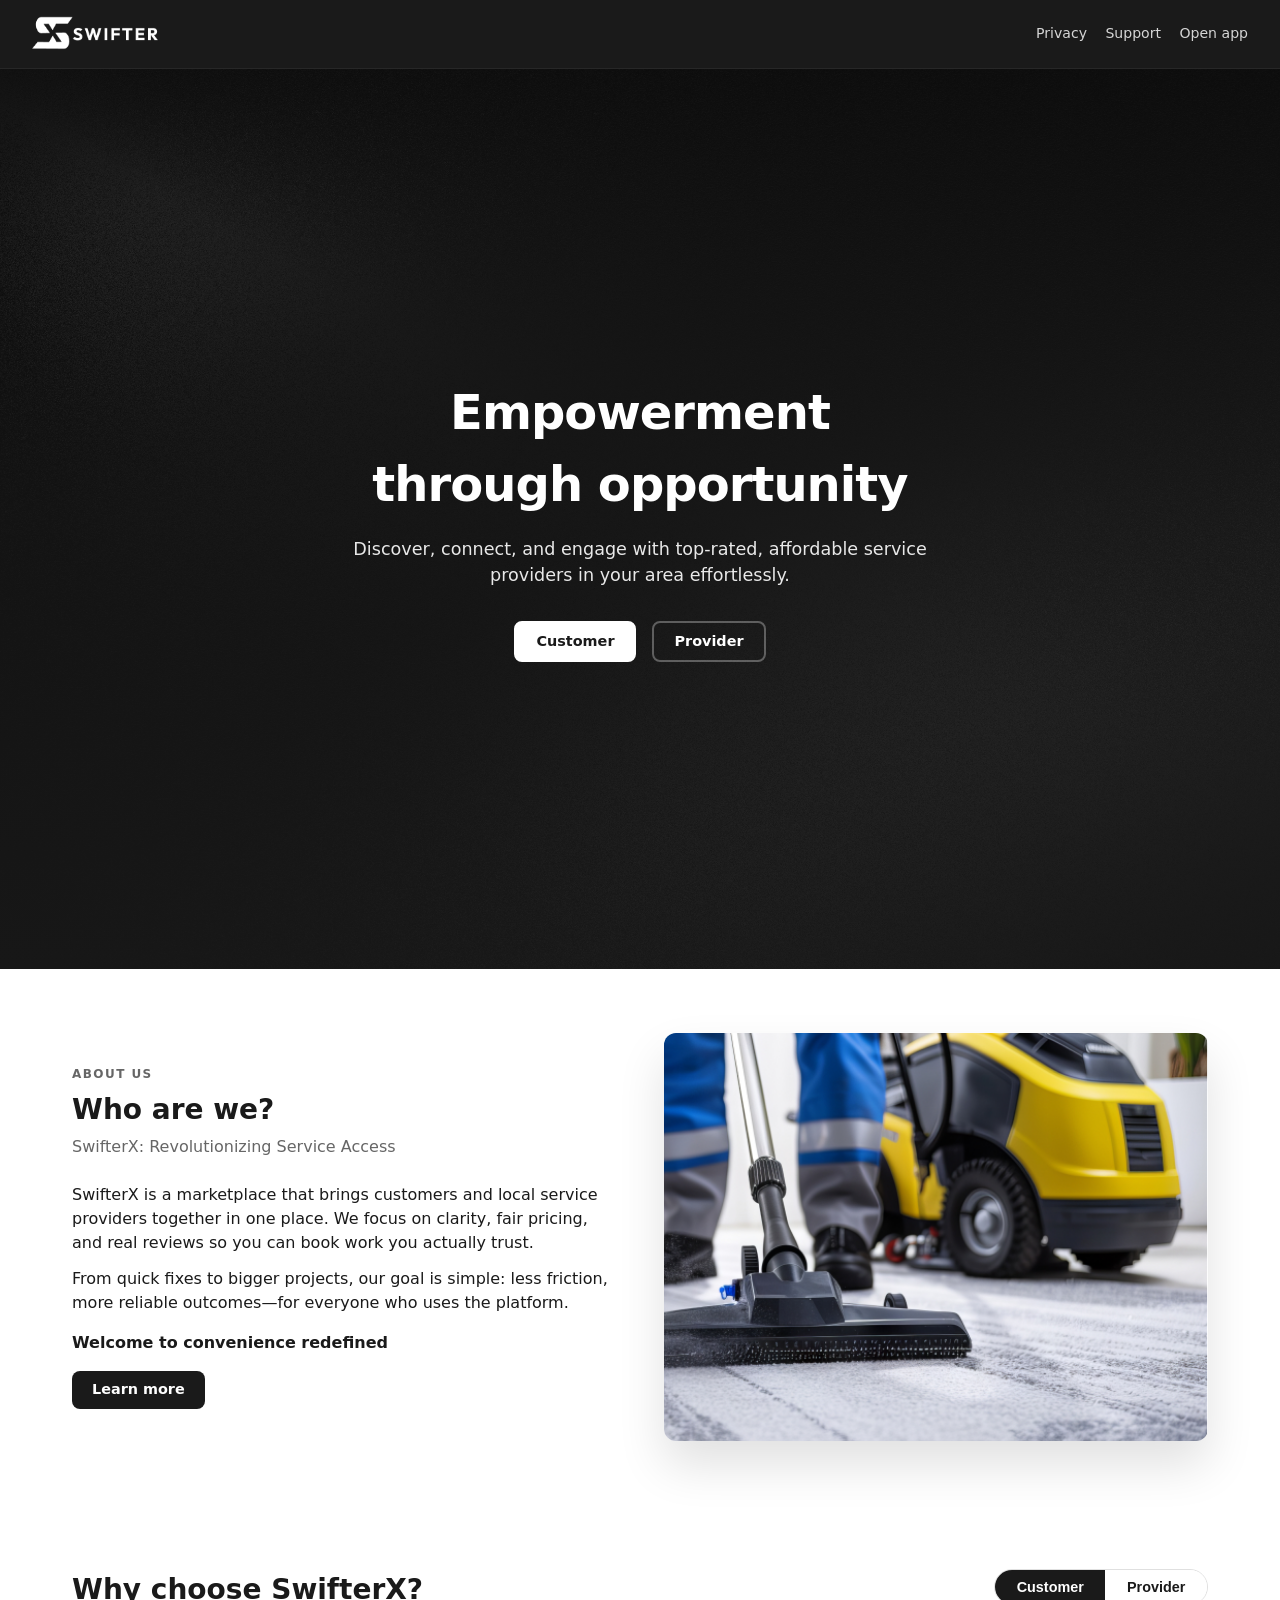
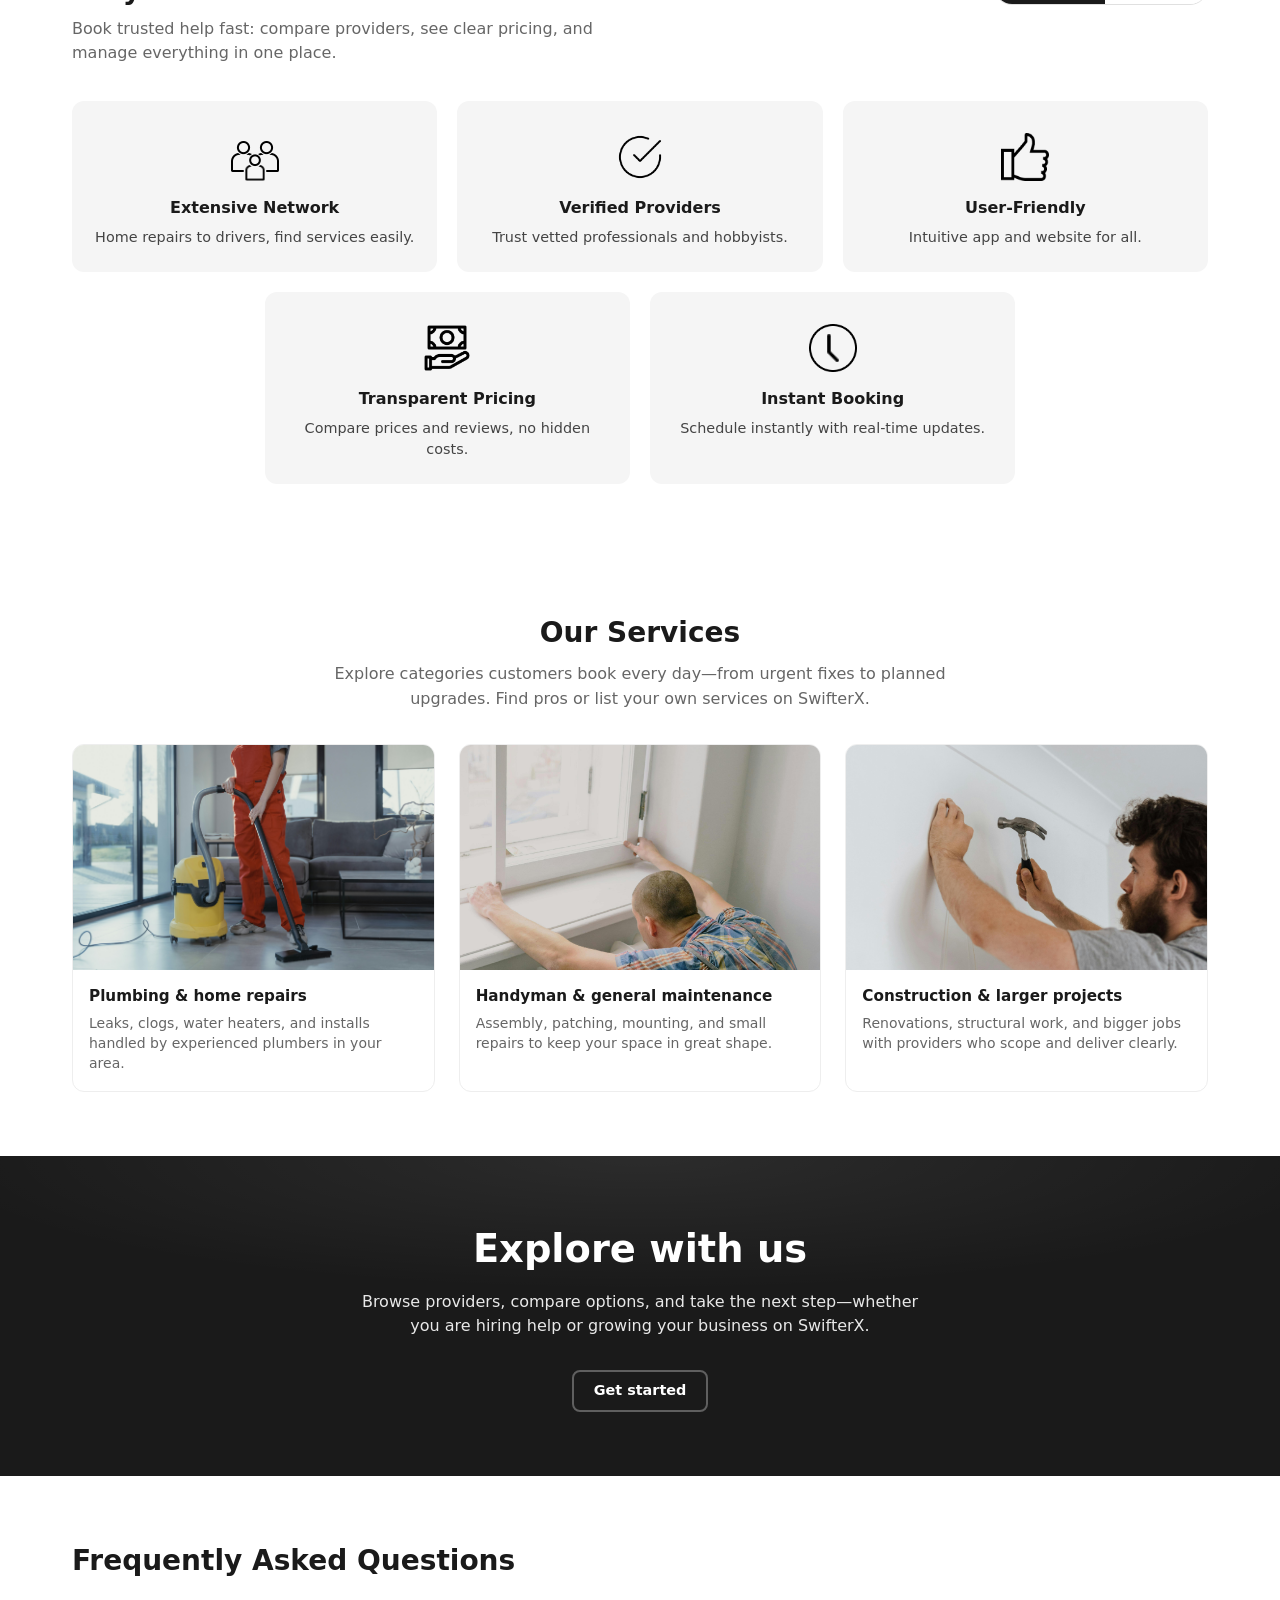
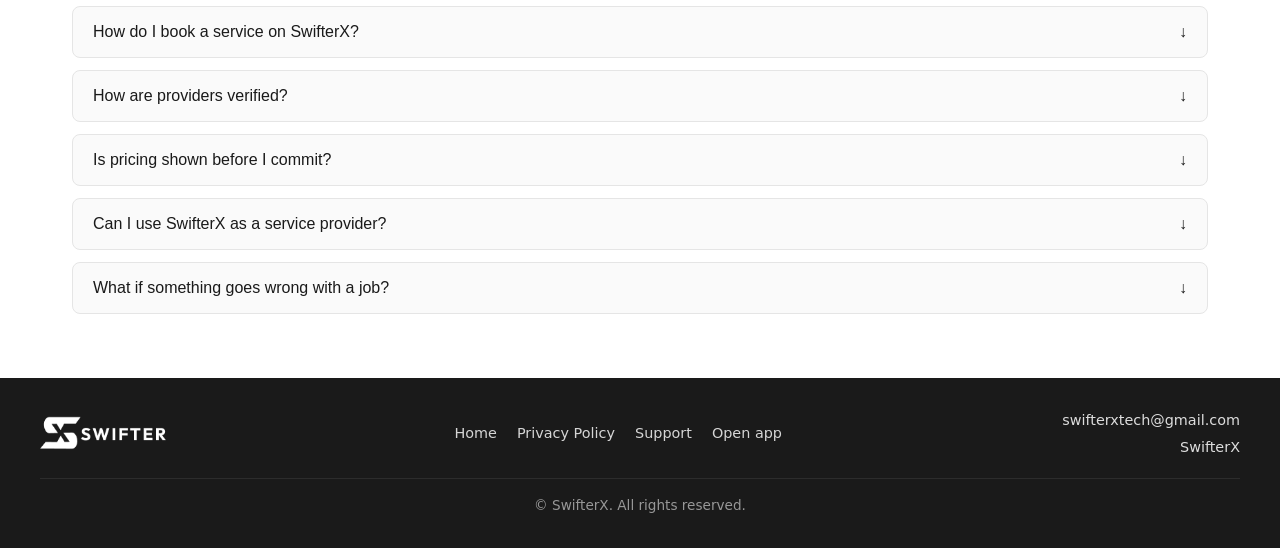
<file: index.html>
<!DOCTYPE html>
<html lang="en">
<head>
  <meta charset="UTF-8" />
  <title>About – SwifterX</title>
  <meta name="viewport" content="width=device-width, initial-scale=1" />
  <link rel="stylesheet" href="about.css" />
</head>
<body>
  <header class="header">
    <a href="/" class="logo">
      <img src="assets/Group%203350.png" alt="SwifterX" class="logo-img" srcset="assets/Group%203350.png 1x, assets/Group%203350@2x.png 2x" onerror="this.style.display='none'; this.nextElementSibling.style.display='inline-flex';" />
      <span class="logo-fallback" style="display:none;"><span class="logo-icon">S</span><span class="logo-text">SWIFTER</span></span>
    </a>
    <nav class="header-nav" aria-label="Main">
      <a href="/privacy.html" class="header-nav-link">Privacy</a>
      <a href="/support.html" class="header-nav-link">Support</a>
      <a href="/deeplink.html" class="header-nav-link">Open app</a>
    </nav>
  </header>

  <section class="hero">
    <h1 class="hero-title">Empowerment through opportunity</h1>
    <p class="hero-subtitle">Discover, connect, and engage with top-rated, affordable service providers in your area effortlessly.</p>
    <div class="hero-actions" role="group" aria-label="Choose audience">
      <a id="hero-customer" class="btn btn-outline hero-role-btn active" href="#why-choose" data-activate-role="customer">Customer</a>
      <a id="hero-provider" class="btn btn-outline hero-role-btn" href="#why-choose" data-activate-role="provider">Provider</a>
    </div>
  </section>

  <section class="section who-we-are">
    <div class="section-inner split">
      <div class="who-image">
        <img src="assets/Frame%201618868192.png" alt="Who we are" class="who-image-img" />
      </div>
      <div class="who-content">
        <p class="who-kicker">About us</p>
        <h2 class="section-title">Who are we?</h2>
        <p class="section-subtitle">SwifterX: Revolutionizing Service Access</p>
        <div class="who-body">
          <p>SwifterX is a marketplace that brings customers and local service providers together in one place. We focus on clarity, fair pricing, and real reviews so you can book work you actually trust.</p>
          <p>From quick fixes to bigger projects, our goal is simple: less friction, more reliable outcomes—for everyone who uses the platform.</p>
        </div>
        <p class="who-welcome">Welcome to convenience redefined</p>
        <a class="btn btn-dark" href="#why-choose">Learn more</a>
      </div>
    </div>
  </section>

  <section class="section why-cards-section" id="why-choose" aria-labelledby="why-heading">
    <div class="why-cards-head">
      <div>
        <h2 id="why-heading" class="section-title">Why choose SwifterX?</h2>
        <p class="why-role-blurb why-role-blurb-customer">Book trusted help fast: compare providers, see clear pricing, and manage everything in one place.</p>
        <p class="why-role-blurb why-role-blurb-provider is-hidden" aria-hidden="true">Grow on your terms: reach new clients, set your rates, and run your schedule with tools built for providers.</p>
      </div>
      <div class="role-toggle" role="group" aria-label="Show benefits for">
        <button type="button" id="toggle-customer" data-role="customer" aria-pressed="true">Customer</button>
        <button type="button" id="toggle-provider" data-role="provider" aria-pressed="false">Provider</button>
      </div>
    </div>
    <div class="why-cards-grid">
      <article class="why-card">
        <div class="why-card-icon-wrap why-card-icon-wrap--extensive" aria-hidden="true">
          <img class="why-card-icon why-card-icon--extensive-base" src="assets/Vector.png" alt="" width="48" height="48" />
          <img class="why-card-icon why-card-icon--extensive-front" src="assets/Vector-1.png" alt="" width="48" height="48" />
        </div>
        <h3 class="why-card-title">
          <span class="why-card-title-customer">Extensive Network</span>
          <span class="why-card-title-provider is-hidden" aria-hidden="true">Wider reach</span>
        </h3>
        <p class="why-card-desc why-card-desc-customer">Home repairs to drivers, find services easily.</p>
        <p class="why-card-desc why-card-desc-provider is-hidden">Tap into demand across your area and fill your calendar with jobs that fit your skills.</p>
      </article>
      <article class="why-card">
        <div class="why-card-icon-wrap">
          <img class="why-card-icon" src="assets/check-circle.png" alt="" width="48" height="48" />
        </div>
        <h3 class="why-card-title">
          <span class="why-card-title-customer">Verified Providers</span>
          <span class="why-card-title-provider is-hidden" aria-hidden="true">Verified customers</span>
        </h3>
        <p class="why-card-desc why-card-desc-customer">Trust vetted professionals and hobbyists.</p>
        <p class="why-card-desc why-card-desc-provider is-hidden">Connect with customers who are verified so you can work with greater peace of mind.</p>
      </article>
      <article class="why-card">
        <div class="why-card-icon-wrap">
          <img class="why-card-icon" src="assets/Group.png" alt="" width="48" height="48" />
        </div>
        <h3 class="why-card-title">
          <span class="why-card-title-customer">User-Friendly</span>
          <span class="why-card-title-provider is-hidden" aria-hidden="true">Built for your workflow</span>
        </h3>
        <p class="why-card-desc why-card-desc-customer">Intuitive app and website for all.</p>
        <p class="why-card-desc why-card-desc-provider is-hidden">Manage requests, messages, and availability without fighting the interface.</p>
      </article>
      <article class="why-card">
        <div class="why-card-icon-wrap">
          <img class="why-card-icon" src="assets/money%20(1)%201.png" alt="" width="48" height="48" />
        </div>
        <h3 class="why-card-title">
          <span class="why-card-title-customer">Transparent Pricing</span>
          <span class="why-card-title-provider is-hidden" aria-hidden="true">You set the rates</span>
        </h3>
        <p class="why-card-desc why-card-desc-customer">Compare prices and reviews, no hidden costs.</p>
        <p class="why-card-desc why-card-desc-provider is-hidden">Publish rates that reflect your value and help the right customers choose you.</p>
      </article>
      <article class="why-card why-card--instant">
        <div class="why-card-icon-wrap why-card-icon-wrap--layers" aria-hidden="true">
          <img class="why-card-icon why-card-icon--layer-base" src="assets/Vector-2.png" alt="" width="48" height="48" />
          <img class="why-card-icon why-card-icon--layer-over" src="assets/Vector-3.png" alt="" width="48" height="48" />
        </div>
        <h3 class="why-card-title">
          <span class="why-card-title-customer">Instant Booking</span>
          <span class="why-card-title-provider is-hidden" aria-hidden="true">Live scheduling</span>
        </h3>
        <p class="why-card-desc why-card-desc-customer">Schedule instantly with real-time updates.</p>
        <p class="why-card-desc why-card-desc-provider is-hidden">See new requests and changes as they happen so your day stays organized.</p>
      </article>
    </div>
  </section>

  <section class="section services-section">
    <h2 class="section-title">Our Services</h2>
    <p class="services-lead">Explore categories customers book every day—from urgent fixes to planned upgrades. Find pros or list your own services on SwifterX.</p>
    <div class="services-grid">
      <article class="service-card">
        <div class="service-card-image service-card-image--plumber" aria-label="Plumber / repairs"></div>
        <h3 class="service-card-title">Plumbing &amp; home repairs</h3>
        <p class="service-card-text">Leaks, clogs, water heaters, and installs handled by experienced plumbers in your area.</p>
      </article>
      <article class="service-card">
        <div class="service-card-image service-card-image--handyman" aria-label="Handyman / tools"></div>
        <h3 class="service-card-title">Handyman &amp; general maintenance</h3>
        <p class="service-card-text">Assembly, patching, mounting, and small repairs to keep your space in great shape.</p>
      </article>
      <article class="service-card">
        <div class="service-card-image service-card-image--construction" aria-label="Construction"></div>
        <h3 class="service-card-title">Construction &amp; larger projects</h3>
        <p class="service-card-text">Renovations, structural work, and bigger jobs with providers who scope and deliver clearly.</p>
      </article>
    </div>
  </section>

  <section class="section explore-section">
    <h2 class="explore-title">Explore with us</h2>
    <p class="explore-subtitle">Browse providers, compare options, and take the next step—whether you are hiring help or growing your business on SwifterX.</p>
    <a class="btn btn-outline" href="/support.html">Get started</a>
  </section>

  <section class="section faq-section">
    <h2 class="section-title">Frequently Asked Questions</h2>
    <div class="faq-list">
      <div class="faq-item">
        <button type="button" class="faq-question" aria-expanded="false">
          <span>How do I book a service on SwifterX?</span>
          <span class="faq-icon" aria-hidden="true">↓</span>
        </button>
        <div class="faq-answer" hidden>
          <p>Create an account, search for the service you need, compare providers and reviews, then send a request or message to book a time that works for you.</p>
        </div>
      </div>
      <div class="faq-item">
        <button type="button" class="faq-question" aria-expanded="false">
          <span>How are providers verified?</span>
          <span class="faq-icon" aria-hidden="true">↓</span>
        </button>
        <div class="faq-answer" hidden>
          <p>We use identity and profile checks plus community feedback so customers can hire with more confidence. Details may vary by region and service type.</p>
        </div>
      </div>
      <div class="faq-item">
        <button type="button" class="faq-question" aria-expanded="false">
          <span>Is pricing shown before I commit?</span>
          <span class="faq-icon" aria-hidden="true">↓</span>
        </button>
        <div class="faq-answer" hidden>
          <p>Providers can share rates and what is included in their profiles. Always confirm scope and price in writing before work begins.</p>
        </div>
      </div>
      <div class="faq-item">
        <button type="button" class="faq-question" aria-expanded="false">
          <span>Can I use SwifterX as a service provider?</span>
          <span class="faq-icon" aria-hidden="true">↓</span>
        </button>
        <div class="faq-answer" hidden>
          <p>Yes. Sign up as a provider, complete onboarding, set your services and availability, and start receiving requests from customers in your area.</p>
        </div>
      </div>
      <div class="faq-item">
        <button type="button" class="faq-question" aria-expanded="false">
          <span>What if something goes wrong with a job?</span>
          <span class="faq-icon" aria-hidden="true">↓</span>
        </button>
        <div class="faq-answer" hidden>
          <p>Use in-app messaging and support channels to resolve issues. Keep records of agreements and photos when helpful.</p>
        </div>
      </div>
    </div>
  </section>

  <footer class="footer">
    <div class="footer-inner">
      <div class="footer-top">
        <a href="/" class="logo">
          <img src="assets/Group%203350.png" alt="SwifterX" class="logo-img" srcset="assets/Group%203350.png 1x, assets/Group%203350@2x.png 2x" onerror="this.style.display='none'; this.nextElementSibling.style.display='inline-flex';" />
          <span class="logo-fallback" style="display:none;"><span class="logo-icon">S</span><span class="logo-text">SWIFTER</span></span>
        </a>
        <nav class="footer-nav" aria-label="Footer">
          <a href="/" class="footer-nav-link">Home</a>
          <a href="/privacy.html" class="footer-nav-link">Privacy Policy</a>
          <a href="/support.html" class="footer-nav-link">Support</a>
          <a href="/deeplink.html" class="footer-nav-link">Open app</a>
        </nav>
        <div class="footer-contact">
          <a class="footer-mail" href="mailto:swifterxtech@gmail.com">swifterxtech@gmail.com</a>
          <a
            class="footer-linkedin"
            href="https://www.linkedin.com/in/younus-syed-2911702b8/"
            target="_blank"
            rel="noopener noreferrer"
          >SwifterX</a>
        </div>
      </div>
      <p class="footer-copy">© SwifterX. All rights reserved.</p>
    </div>
  </footer>

  <script src="about.js"></script>
</body>
</html>
</file>
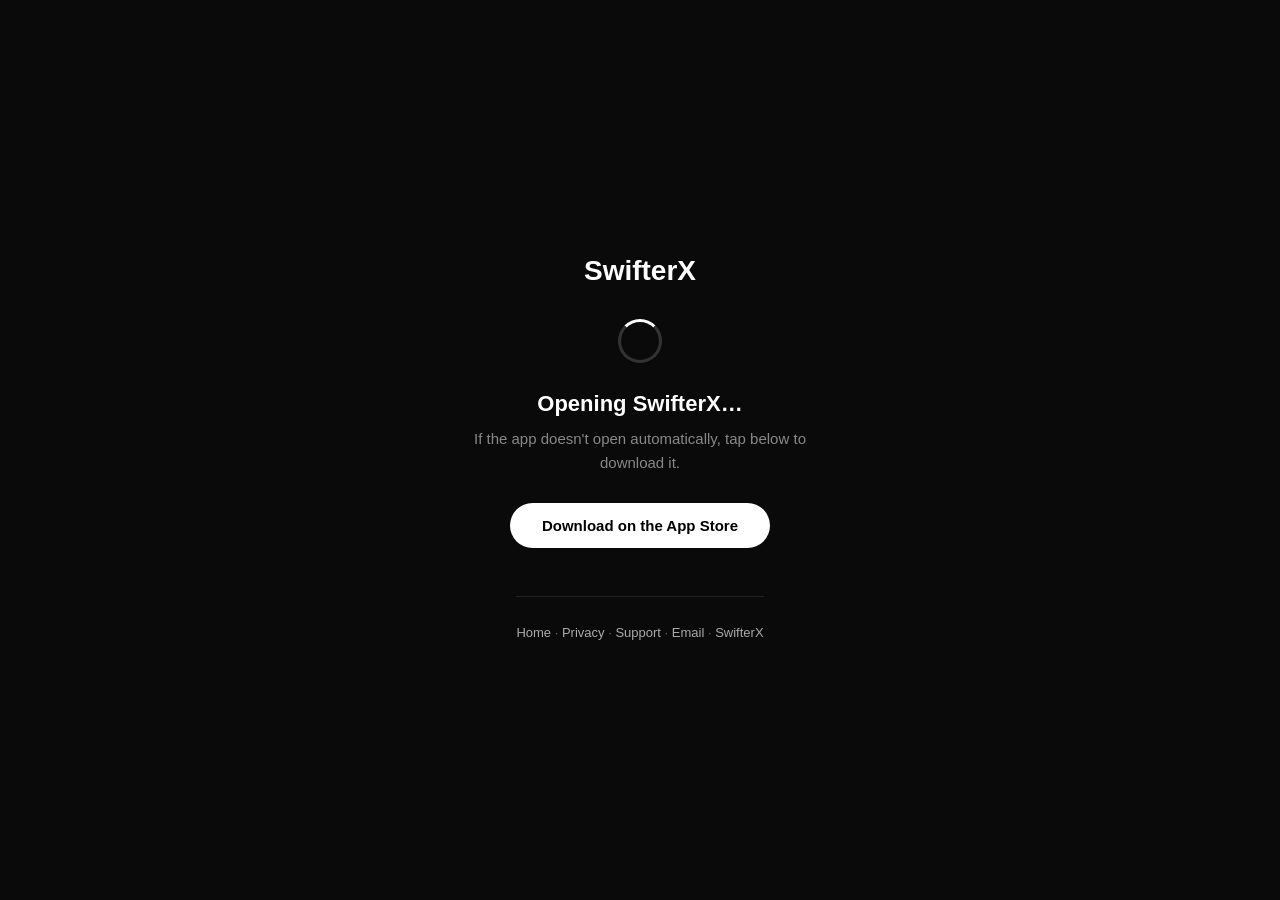
<file: deeplink.html>
<!DOCTYPE html>
<html lang="en">
<head>
  <meta charset="UTF-8" />
  <meta name="viewport" content="width=device-width, initial-scale=1.0" />
  <title>Opening SwifterX…</title>
  <style>
    *, *::before, *::after { box-sizing: border-box; margin: 0; padding: 0; }
    body {
      font-family: -apple-system, BlinkMacSystemFont, "Segoe UI", Roboto, sans-serif;
      background: #0a0a0a;
      color: #fff;
      min-height: 100vh;
      display: flex;
      flex-direction: column;
      align-items: center;
      justify-content: center;
      text-align: center;
      padding: 24px;
    }
    .card {
      max-width: 380px;
    }
    .logo { font-size: 28px; font-weight: 800; margin-bottom: 32px; }
    .spinner {
      width: 44px;
      height: 44px;
      border: 3px solid #333;
      border-top-color: #fff;
      border-radius: 50%;
      animation: spin .8s linear infinite;
      margin: 0 auto 28px;
    }
    @keyframes spin { to { transform: rotate(360deg); } }
    h1 { font-size: 22px; font-weight: 700; margin-bottom: 10px; }
    p  { font-size: 15px; color: #888; margin-bottom: 28px; line-height: 1.6; }
    .btn {
      display: inline-block;
      background: #fff;
      color: #000;
      padding: 14px 32px;
      border-radius: 100px;
      font-size: 15px;
      font-weight: 700;
      text-decoration: none;
    }
    .btn:hover { opacity: .88; }
    .deeplink-footer {
      margin-top: 48px;
      padding-top: 24px;
      border-top: 1px solid #222;
      max-width: 420px;
      font-size: 13px;
      color: #666;
      line-height: 1.8;
    }
    .deeplink-footer a { color: #aaa; text-decoration: none; }
    .deeplink-footer a:hover { color: #fff; }
  </style>
</head>
<body>
  <div class="card">
    <a href="/" class="logo" style="text-decoration:none;color:inherit;display:block;">SwifterX</a>
    <div class="spinner" id="spinner"></div>
    <h1 id="title">Opening SwifterX…</h1>
    <p id="desc">If the app doesn't open automatically, tap below to download it.</p>
    <a id="cta"
       class="btn"
       href="https://apps.apple.com/app/swifterx/id0000000000">
      Download on the App Store
    </a>
  </div>

  <footer class="deeplink-footer">
    <a href="/">Home</a> · <a href="/privacy.html">Privacy</a> · <a href="/support.html">Support</a> ·
    <a href="mailto:swifterxtech@gmail.com">Email</a> ·
    <a href="https://www.linkedin.com/in/younus-syed-2911702b8/" target="_blank" rel="noopener noreferrer">SwifterX</a>
  </footer>

  <script>
    // Parse the current path to build a custom URL scheme deep link.
    // Universal Links open the app directly; this page handles web fallback only.
    const path     = window.location.pathname;           // e.g. /order/abc123
    const segments = path.split("/").filter(Boolean);    // ["order","abc123"]
    const scheme   = "swifterx://";

    const appStoreURL = "https://apps.apple.com/app/swifterx/id0000000000";

    function tryOpenApp() {
      if (segments.length < 2) return;
      const deepLink = scheme + segments[0] + "/" + segments[1];
      window.location.href = deepLink;
    }

    // Attempt to open the app after a short delay; redirect to App Store if
    // the page is still visible after 2.5 s (app not installed).
    tryOpenApp();

    const redirectTimer = setTimeout(() => {
      document.getElementById("spinner").style.display = "none";
      document.getElementById("title").textContent = "Get SwifterX";
      document.getElementById("desc").textContent =
        "Install SwifterX to view this content.";
    }, 2500);

    // If the page is hidden (app opened), cancel the timer.
    document.addEventListener("visibilitychange", () => {
      if (document.hidden) clearTimeout(redirectTimer);
    });
  </script>
</body>
</html>
</file>
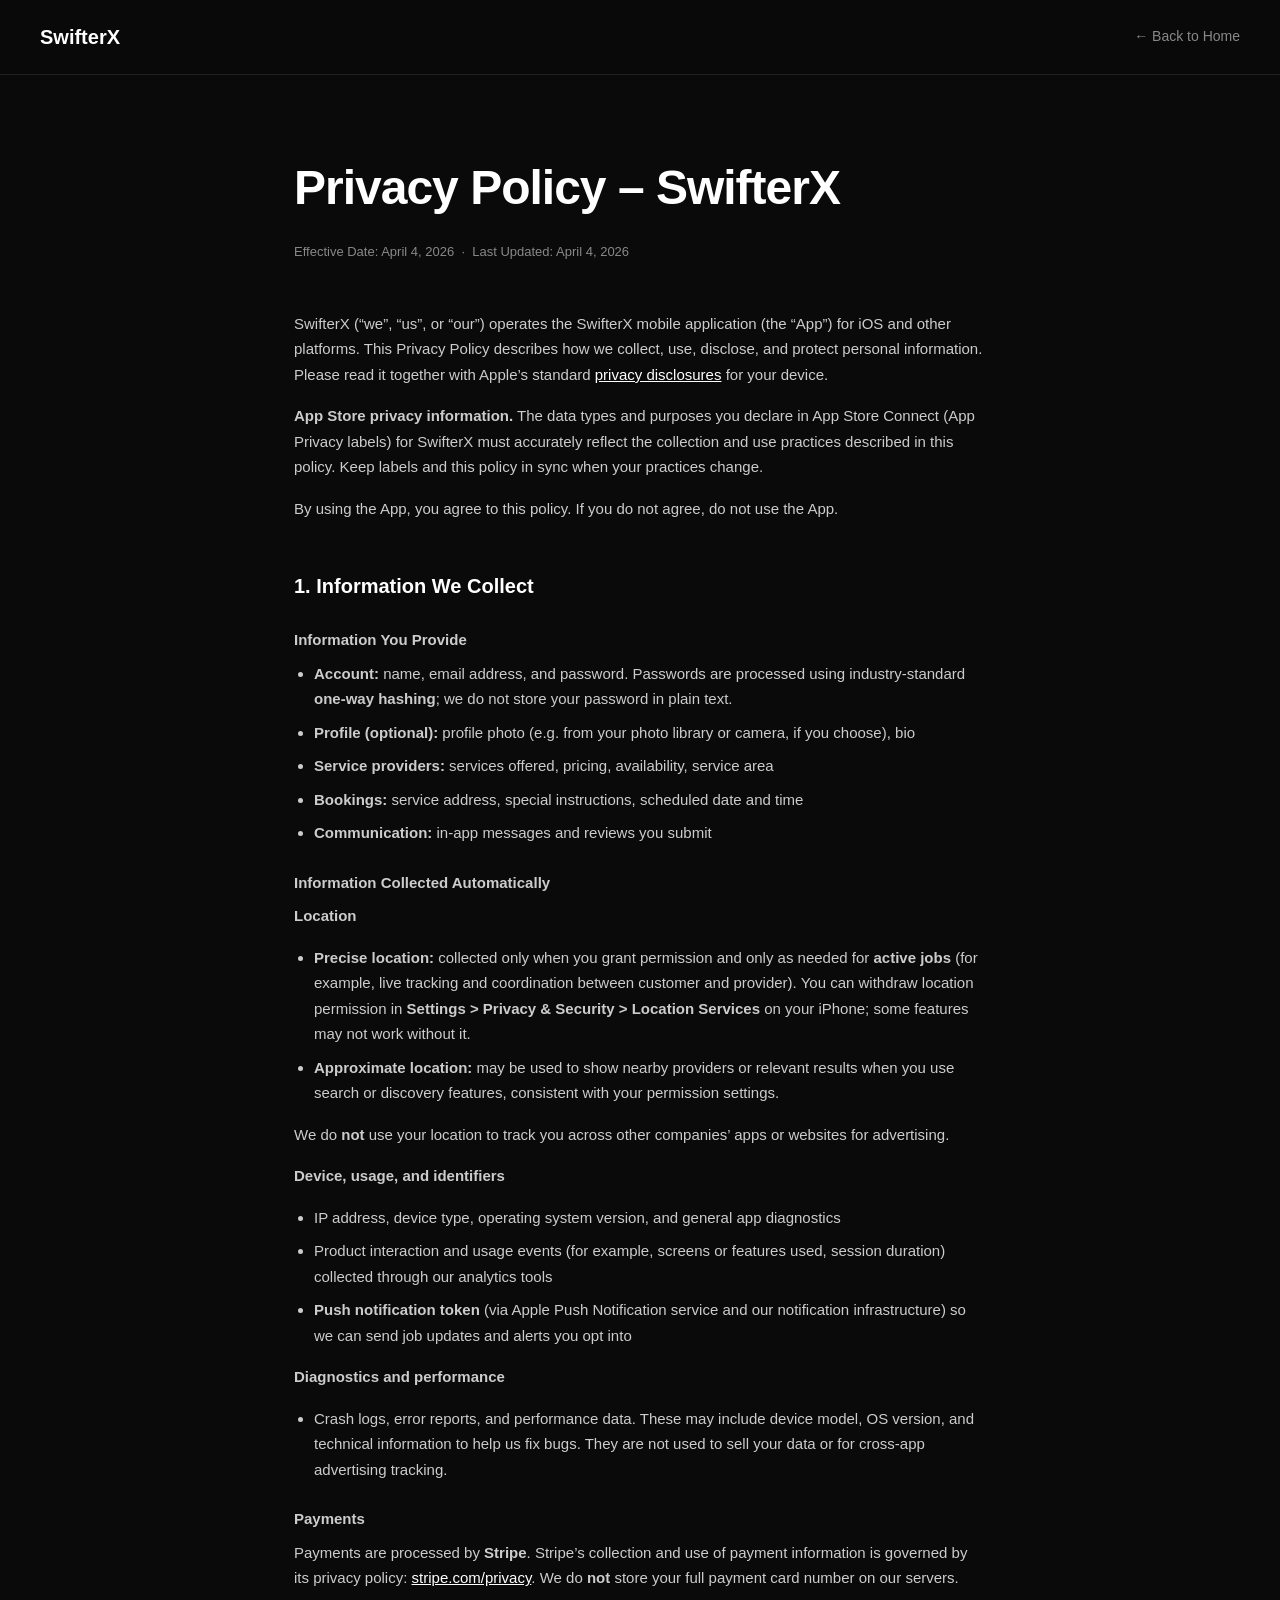
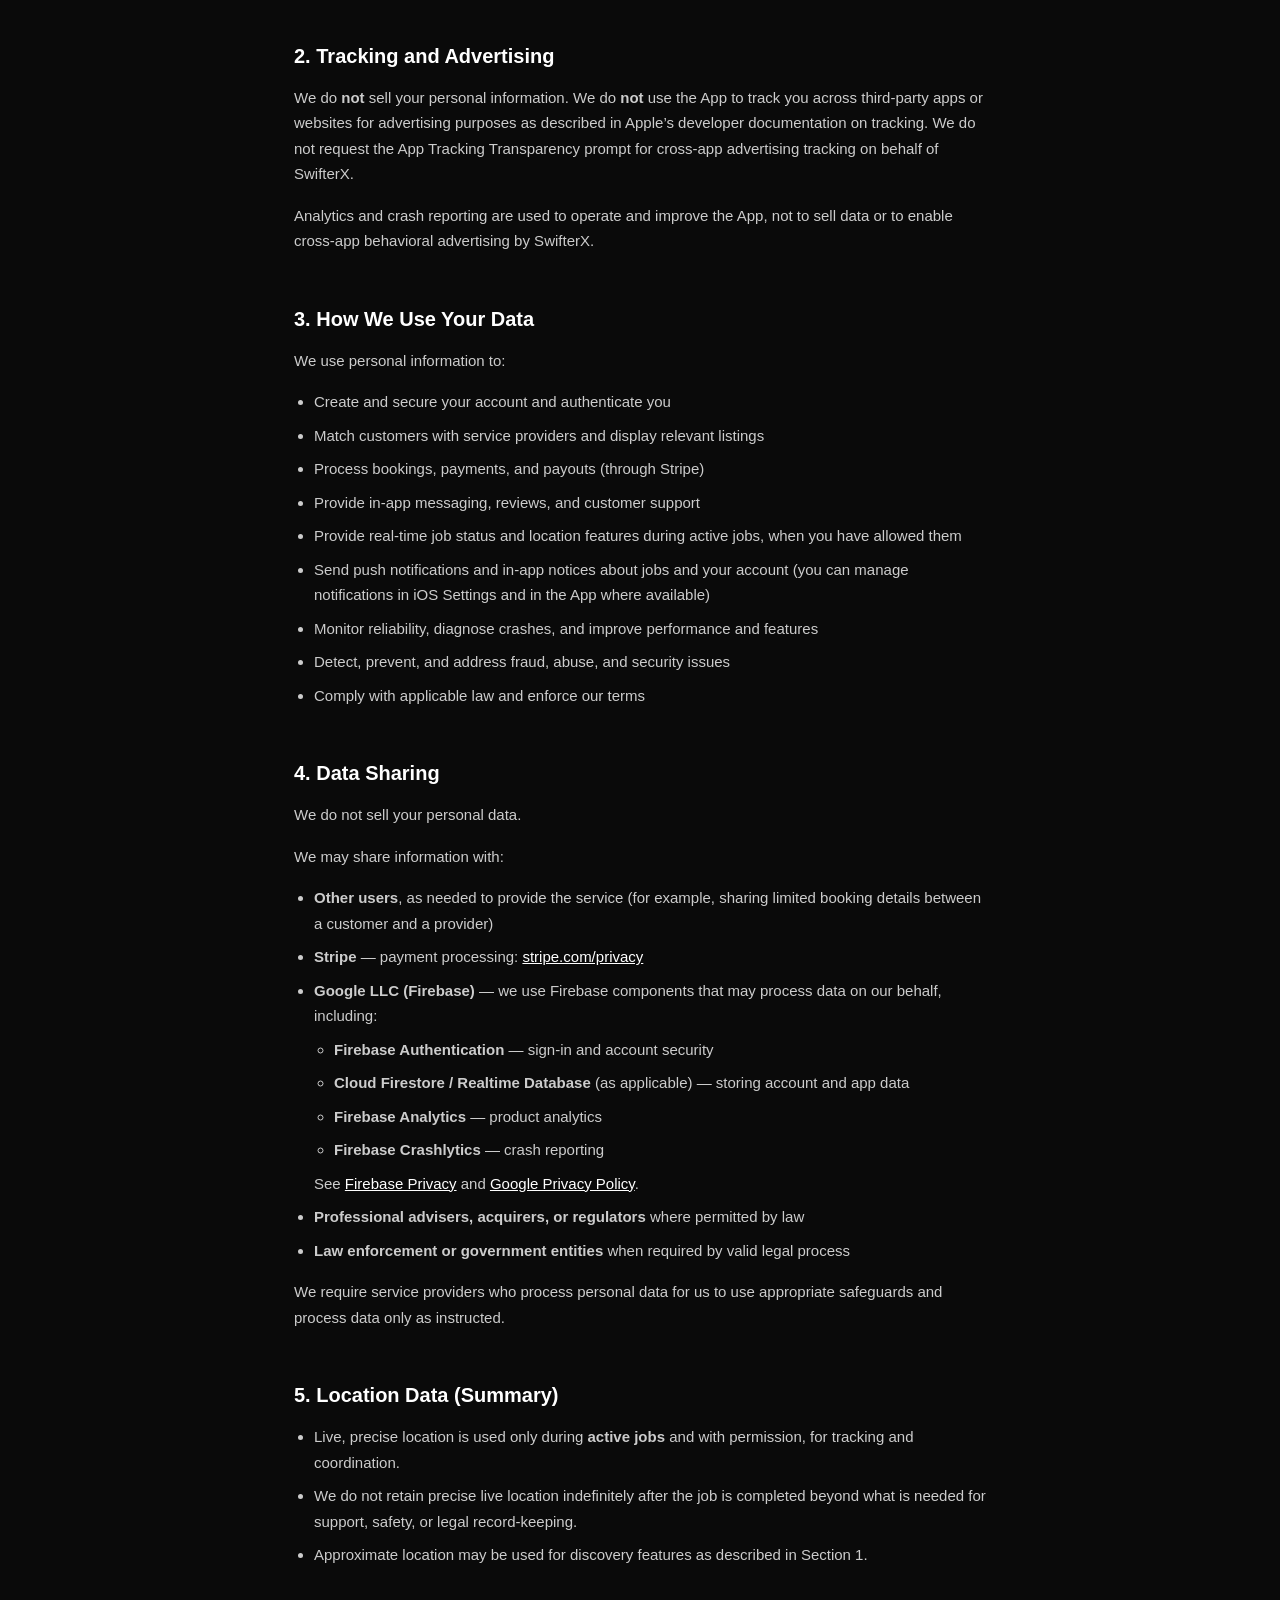
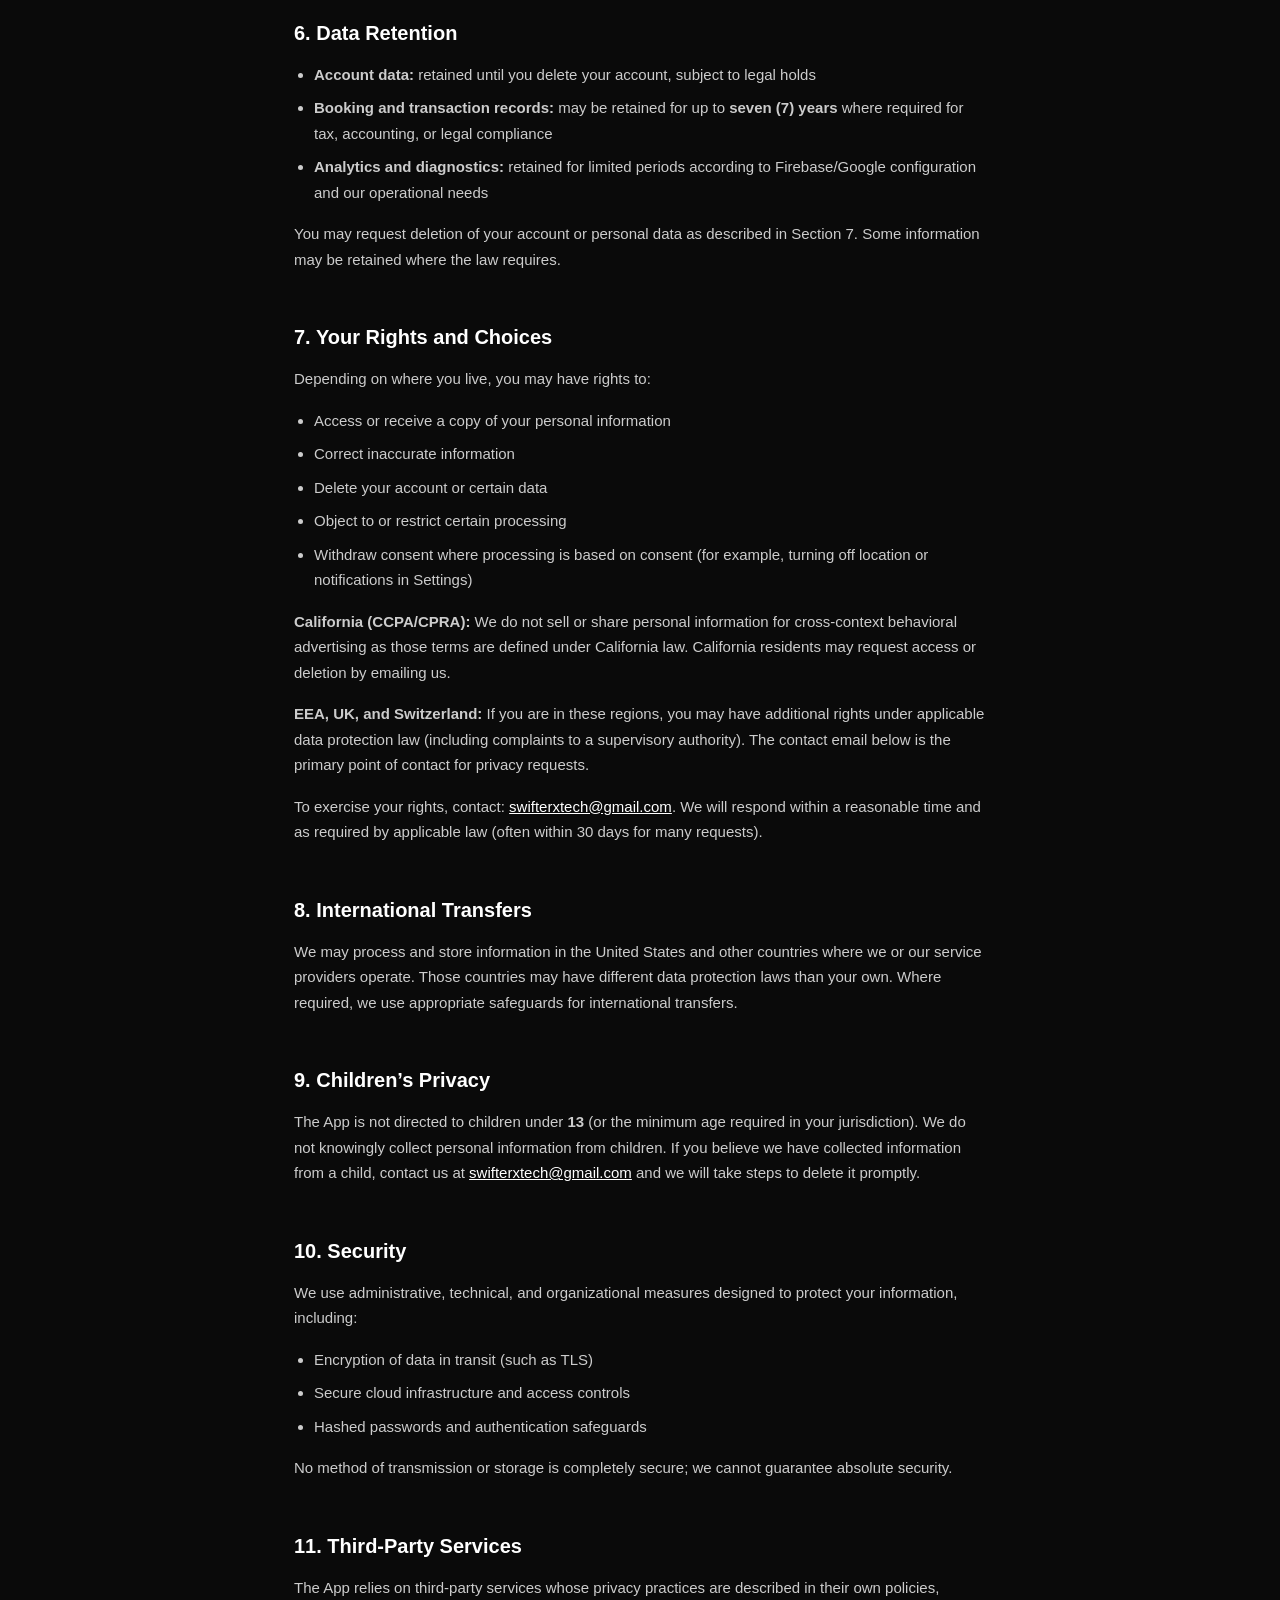
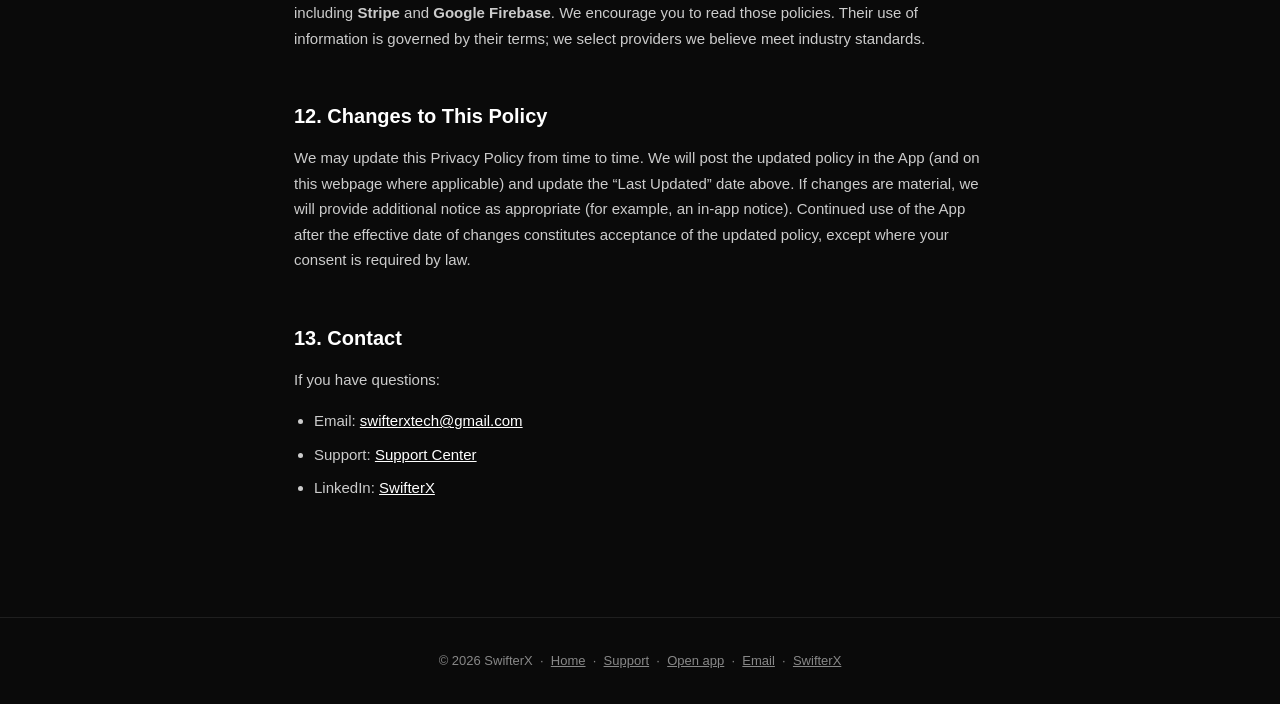
<file: privacy.html>
<!DOCTYPE html>
<html lang="en">
<head>
  <meta charset="UTF-8" />
  <meta name="viewport" content="width=device-width, initial-scale=1.0" />
  <title>Privacy Policy – SwifterX</title>
  <meta name="description" content="SwifterX Privacy Policy — how we collect, use, and protect your data on iOS and other platforms." />
  <link rel="canonical" href="https://swifterx.app/privacy" />
  <style>
    *, *::before, *::after { box-sizing: border-box; margin: 0; padding: 0; }
    :root { --black: #0a0a0a; --white: #fff; --grey: #888; --border: #1f1f1f; }
    body { font-family: -apple-system, BlinkMacSystemFont, "Segoe UI", Roboto, sans-serif; background: var(--black); color: var(--white); line-height: 1.7; }
    nav { display: flex; align-items: center; justify-content: space-between; padding: 20px 40px; border-bottom: 1px solid var(--border); position: sticky; top: 0; background: rgba(10,10,10,.92); backdrop-filter: blur(12px); z-index: 100; }
    .nav-logo { font-size: 20px; font-weight: 800; text-decoration: none; color: var(--white); }
    .back { color: var(--grey); font-size: 14px; text-decoration: none; transition: color .2s; }
    .back:hover { color: var(--white); }
    main { max-width: 740px; margin: 0 auto; padding: 72px 24px 100px; }
    .meta { color: var(--grey); font-size: 13px; margin-bottom: 48px; }
    h1 { font-size: clamp(32px, 5vw, 48px); font-weight: 800; letter-spacing: -1px; margin-bottom: 12px; }
    h2 { font-size: 20px; font-weight: 700; margin: 48px 0 12px; }
    h3 { font-size: 15px; font-weight: 700; margin: 24px 0 8px; color: #ccc; }
    p  { font-size: 15px; color: #ccc; margin-bottom: 16px; }
    ul { margin: 0 0 16px 20px; }
    ul li { font-size: 15px; color: #ccc; margin-bottom: 8px; }
    ul ul { margin-top: 8px; margin-bottom: 8px; }
    a  { color: var(--white); }
    footer { border-top: 1px solid var(--border); padding: 32px 40px; text-align: center; color: var(--grey); font-size: 13px; }
    footer a:hover { color: var(--white); }
    @media (max-width: 600px) { nav { padding: 16px 20px; } footer { padding: 24px 20px; } }
  </style>
</head>
<body>

  <nav>
    <a class="nav-logo" href="/">SwifterX</a>
    <a class="back" href="/">← Back to Home</a>
  </nav>

  <main>
    <h1>Privacy Policy – SwifterX</h1>
    <p class="meta">Effective Date: April 4, 2026 &nbsp;·&nbsp; Last Updated: April 4, 2026</p>

    <p>SwifterX (&ldquo;we&rdquo;, &ldquo;us&rdquo;, or &ldquo;our&rdquo;) operates the SwifterX mobile application (the &ldquo;App&rdquo;) for iOS and other platforms. This Privacy Policy describes how we collect, use, disclose, and protect personal information. Please read it together with Apple&rsquo;s standard <a href="https://www.apple.com/legal/privacy/" target="_blank" rel="noopener noreferrer">privacy disclosures</a> for your device.</p>
    <p><strong>App Store privacy information.</strong> The data types and purposes you declare in App Store Connect (App Privacy labels) for SwifterX must accurately reflect the collection and use practices described in this policy. Keep labels and this policy in sync when your practices change.</p>
    <p>By using the App, you agree to this policy. If you do not agree, do not use the App.</p>

    <h2>1. Information We Collect</h2>

    <h3>Information You Provide</h3>
    <ul>
      <li><strong>Account:</strong> name, email address, and password. Passwords are processed using industry-standard <strong>one-way hashing</strong>; we do not store your password in plain text.</li>
      <li><strong>Profile (optional):</strong> profile photo (e.g. from your photo library or camera, if you choose), bio</li>
      <li><strong>Service providers:</strong> services offered, pricing, availability, service area</li>
      <li><strong>Bookings:</strong> service address, special instructions, scheduled date and time</li>
      <li><strong>Communication:</strong> in-app messages and reviews you submit</li>
    </ul>

    <h3>Information Collected Automatically</h3>

    <p><strong>Location</strong></p>
    <ul>
      <li><strong>Precise location:</strong> collected only when you grant permission and only as needed for <strong>active jobs</strong> (for example, live tracking and coordination between customer and provider). You can withdraw location permission in <strong>Settings &gt; Privacy &amp; Security &gt; Location Services</strong> on your iPhone; some features may not work without it.</li>
      <li><strong>Approximate location:</strong> may be used to show nearby providers or relevant results when you use search or discovery features, consistent with your permission settings.</li>
    </ul>
    <p>We do <strong>not</strong> use your location to track you across other companies&rsquo; apps or websites for advertising.</p>

    <p><strong>Device, usage, and identifiers</strong></p>
    <ul>
      <li>IP address, device type, operating system version, and general app diagnostics</li>
      <li>Product interaction and usage events (for example, screens or features used, session duration) collected through our analytics tools</li>
      <li><strong>Push notification token</strong> (via Apple Push Notification service and our notification infrastructure) so we can send job updates and alerts you opt into</li>
    </ul>

    <p><strong>Diagnostics and performance</strong></p>
    <ul>
      <li>Crash logs, error reports, and performance data. These may include device model, OS version, and technical information to help us fix bugs. They are not used to sell your data or for cross-app advertising tracking.</li>
    </ul>

    <h3>Payments</h3>
    <p>Payments are processed by <strong>Stripe</strong>. Stripe&rsquo;s collection and use of payment information is governed by its privacy policy: <a href="https://stripe.com/privacy" target="_blank" rel="noopener noreferrer">stripe.com/privacy</a>. We do <strong>not</strong> store your full payment card number on our servers.</p>

    <h2>2. Tracking and Advertising</h2>
    <p>We do <strong>not</strong> sell your personal information. We do <strong>not</strong> use the App to track you across third-party apps or websites for advertising purposes as described in Apple&rsquo;s developer documentation on tracking. We do not request the App Tracking Transparency prompt for cross-app advertising tracking on behalf of SwifterX.</p>
    <p>Analytics and crash reporting are used to operate and improve the App, not to sell data or to enable cross-app behavioral advertising by SwifterX.</p>

    <h2>3. How We Use Your Data</h2>
    <p>We use personal information to:</p>
    <ul>
      <li>Create and secure your account and authenticate you</li>
      <li>Match customers with service providers and display relevant listings</li>
      <li>Process bookings, payments, and payouts (through Stripe)</li>
      <li>Provide in-app messaging, reviews, and customer support</li>
      <li>Provide real-time job status and location features during active jobs, when you have allowed them</li>
      <li>Send push notifications and in-app notices about jobs and your account (you can manage notifications in iOS Settings and in the App where available)</li>
      <li>Monitor reliability, diagnose crashes, and improve performance and features</li>
      <li>Detect, prevent, and address fraud, abuse, and security issues</li>
      <li>Comply with applicable law and enforce our terms</li>
    </ul>

    <h2>4. Data Sharing</h2>
    <p>We do not sell your personal data.</p>
    <p>We may share information with:</p>
    <ul>
      <li><strong>Other users</strong>, as needed to provide the service (for example, sharing limited booking details between a customer and a provider)</li>
      <li><strong>Stripe</strong> — payment processing: <a href="https://stripe.com/privacy" target="_blank" rel="noopener noreferrer">stripe.com/privacy</a></li>
      <li><strong>Google LLC (Firebase)</strong> — we use Firebase components that may process data on our behalf, including:
        <ul>
          <li><strong>Firebase Authentication</strong> — sign-in and account security</li>
          <li><strong>Cloud Firestore / Realtime Database</strong> (as applicable) — storing account and app data</li>
          <li><strong>Firebase Analytics</strong> — product analytics</li>
          <li><strong>Firebase Crashlytics</strong> — crash reporting</li>
        </ul>
        See <a href="https://firebase.google.com/support/privacy" target="_blank" rel="noopener noreferrer">Firebase Privacy</a> and <a href="https://policies.google.com/privacy" target="_blank" rel="noopener noreferrer">Google Privacy Policy</a>.
      </li>
      <li><strong>Professional advisers, acquirers, or regulators</strong> where permitted by law</li>
      <li><strong>Law enforcement or government entities</strong> when required by valid legal process</li>
    </ul>
    <p>We require service providers who process personal data for us to use appropriate safeguards and process data only as instructed.</p>

    <h2>5. Location Data (Summary)</h2>
    <ul>
      <li>Live, precise location is used only during <strong>active jobs</strong> and with permission, for tracking and coordination.</li>
      <li>We do not retain precise live location indefinitely after the job is completed beyond what is needed for support, safety, or legal record-keeping.</li>
      <li>Approximate location may be used for discovery features as described in Section 1.</li>
    </ul>

    <h2>6. Data Retention</h2>
    <ul>
      <li><strong>Account data:</strong> retained until you delete your account, subject to legal holds</li>
      <li><strong>Booking and transaction records:</strong> may be retained for up to <strong>seven (7) years</strong> where required for tax, accounting, or legal compliance</li>
      <li><strong>Analytics and diagnostics:</strong> retained for limited periods according to Firebase/Google configuration and our operational needs</li>
    </ul>
    <p>You may request deletion of your account or personal data as described in Section 7. Some information may be retained where the law requires.</p>

    <h2>7. Your Rights and Choices</h2>
    <p>Depending on where you live, you may have rights to:</p>
    <ul>
      <li>Access or receive a copy of your personal information</li>
      <li>Correct inaccurate information</li>
      <li>Delete your account or certain data</li>
      <li>Object to or restrict certain processing</li>
      <li>Withdraw consent where processing is based on consent (for example, turning off location or notifications in Settings)</li>
    </ul>
    <p><strong>California (CCPA/CPRA):</strong> We do not sell or share personal information for cross-context behavioral advertising as those terms are defined under California law. California residents may request access or deletion by emailing us.</p>
    <p><strong>EEA, UK, and Switzerland:</strong> If you are in these regions, you may have additional rights under applicable data protection law (including complaints to a supervisory authority). The contact email below is the primary point of contact for privacy requests.</p>
    <p>To exercise your rights, contact: <a href="mailto:swifterxtech@gmail.com">swifterxtech@gmail.com</a>. We will respond within a reasonable time and as required by applicable law (often within 30 days for many requests).</p>

    <h2>8. International Transfers</h2>
    <p>We may process and store information in the United States and other countries where we or our service providers operate. Those countries may have different data protection laws than your own. Where required, we use appropriate safeguards for international transfers.</p>

    <h2>9. Children&rsquo;s Privacy</h2>
    <p>The App is not directed to children under <strong>13</strong> (or the minimum age required in your jurisdiction). We do not knowingly collect personal information from children. If you believe we have collected information from a child, contact us at <a href="mailto:swifterxtech@gmail.com">swifterxtech@gmail.com</a> and we will take steps to delete it promptly.</p>

    <h2>10. Security</h2>
    <p>We use administrative, technical, and organizational measures designed to protect your information, including:</p>
    <ul>
      <li>Encryption of data in transit (such as TLS)</li>
      <li>Secure cloud infrastructure and access controls</li>
      <li>Hashed passwords and authentication safeguards</li>
    </ul>
    <p>No method of transmission or storage is completely secure; we cannot guarantee absolute security.</p>

    <h2>11. Third-Party Services</h2>
    <p>The App relies on third-party services whose privacy practices are described in their own policies, including <strong>Stripe</strong> and <strong>Google Firebase</strong>. We encourage you to read those policies. Their use of information is governed by their terms; we select providers we believe meet industry standards.</p>

    <h2>12. Changes to This Policy</h2>
    <p>We may update this Privacy Policy from time to time. We will post the updated policy in the App (and on this webpage where applicable) and update the &ldquo;Last Updated&rdquo; date above. If changes are material, we will provide additional notice as appropriate (for example, an in-app notice). Continued use of the App after the effective date of changes constitutes acceptance of the updated policy, except where your consent is required by law.</p>

    <h2>13. Contact</h2>
    <p>If you have questions:</p>
    <ul>
      <li>Email: <a href="mailto:swifterxtech@gmail.com">swifterxtech@gmail.com</a></li>
      <li>Support: <a href="/support.html">Support Center</a></li>
      <li>LinkedIn: <a href="https://www.linkedin.com/in/younus-syed-2911702b8/" target="_blank" rel="noopener noreferrer">SwifterX</a></li>
    </ul>
  </main>

  <footer>
    &copy; 2026 SwifterX &nbsp;·&nbsp; <a href="/" style="color:inherit">Home</a> &nbsp;·&nbsp; <a href="/support.html" style="color:inherit">Support</a> &nbsp;·&nbsp; <a href="/deeplink.html" style="color:inherit">Open app</a> &nbsp;·&nbsp; <a href="mailto:swifterxtech@gmail.com" style="color:inherit">Email</a> &nbsp;·&nbsp; <a href="https://www.linkedin.com/in/younus-syed-2911702b8/" style="color:inherit" target="_blank" rel="noopener noreferrer">SwifterX</a>
  </footer>

</body>
</html>
</file>
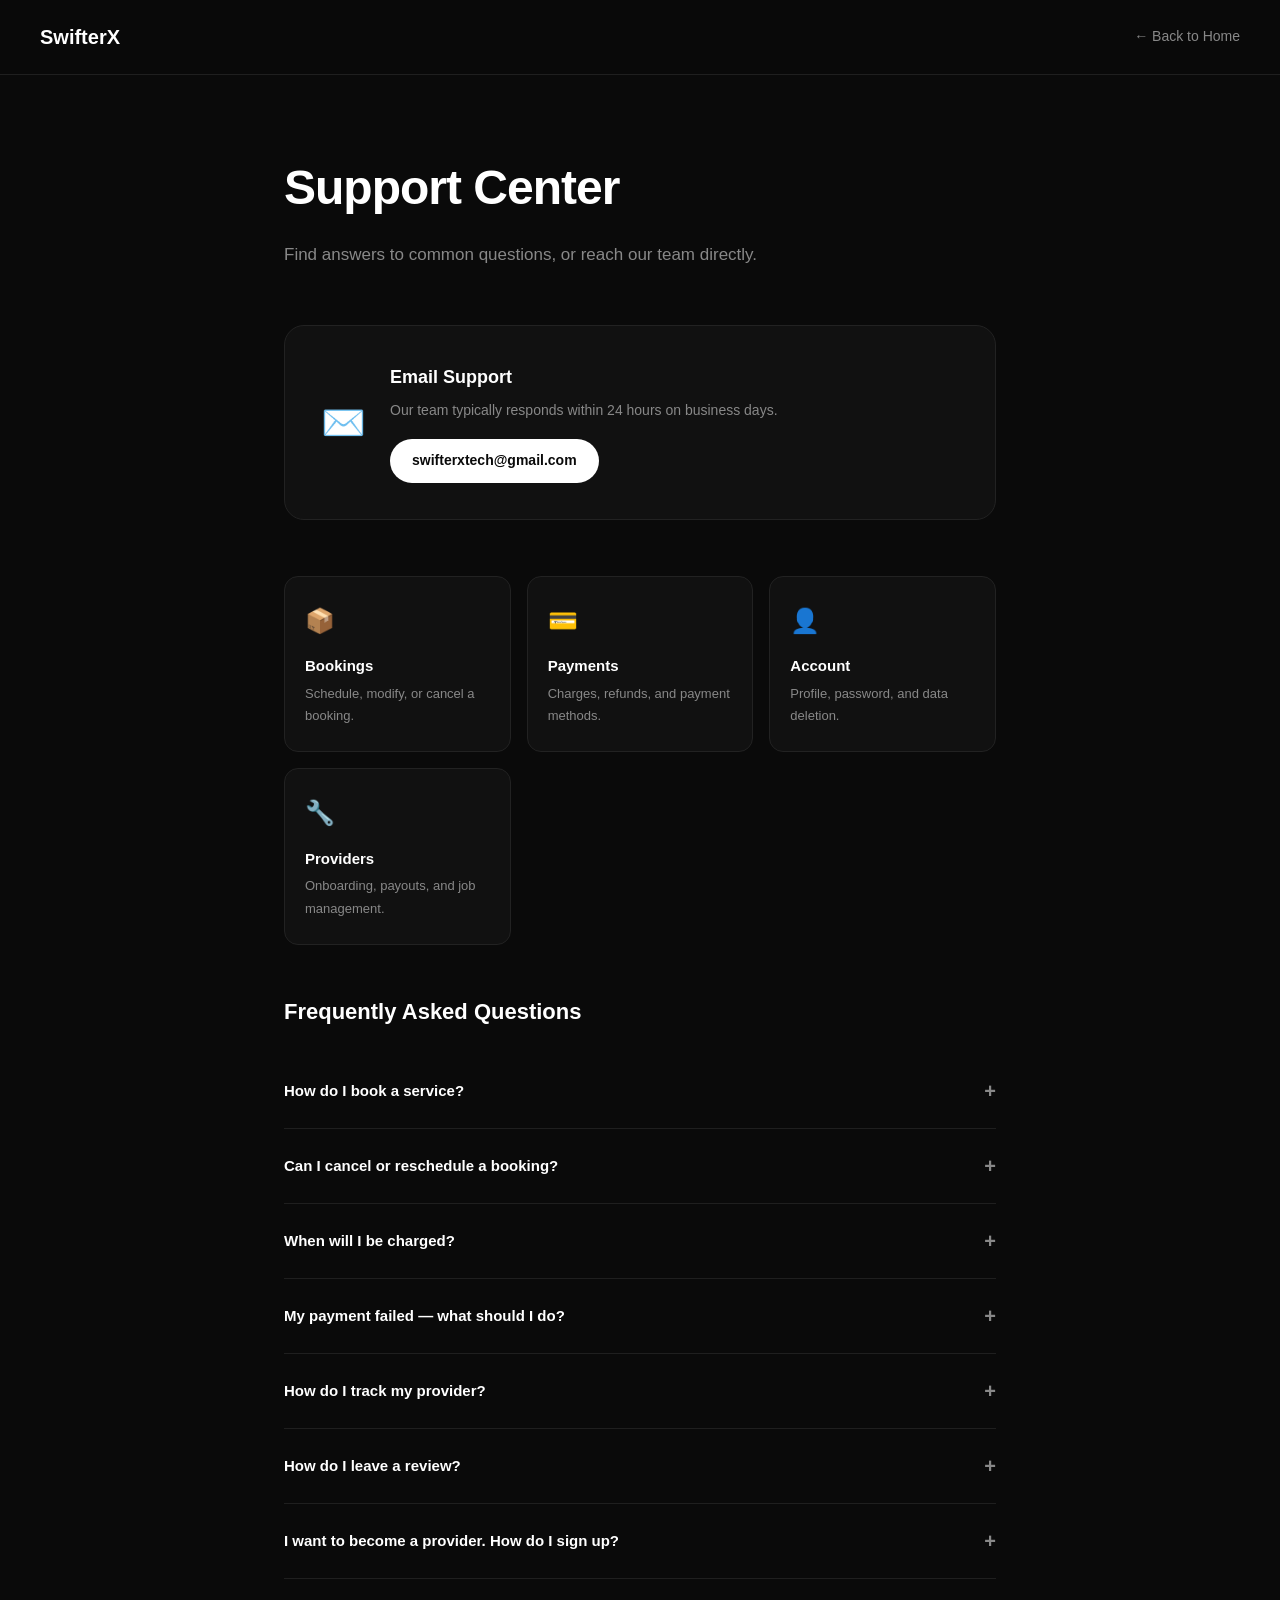
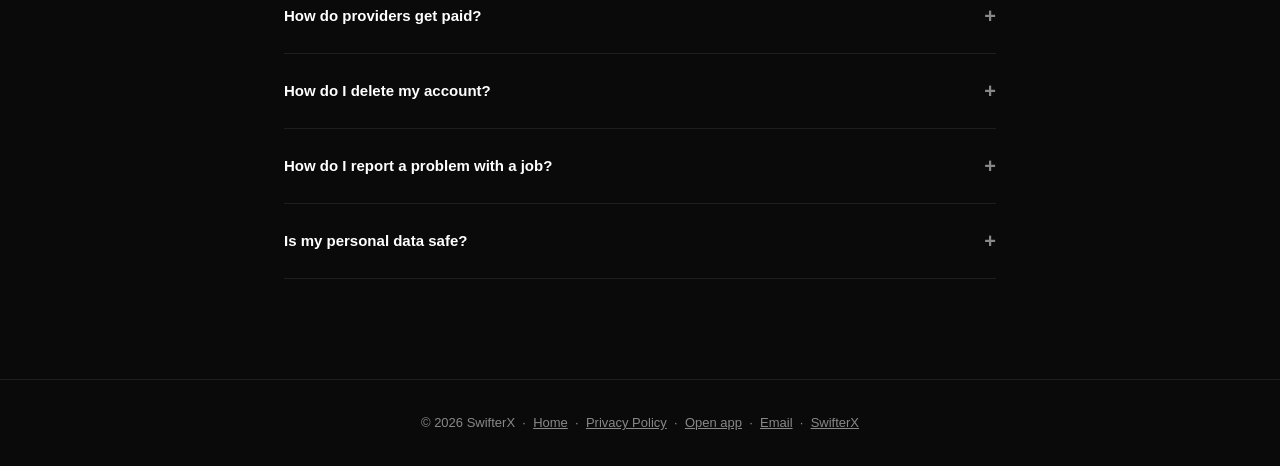
<file: support.html>
<!DOCTYPE html>
<html lang="en">
<head>
  <meta charset="UTF-8" />
  <meta name="viewport" content="width=device-width, initial-scale=1.0" />
  <title>Support — SwifterX</title>
  <meta name="description" content="Get help with your SwifterX account, bookings, payments, and more." />
  <link rel="canonical" href="https://swifterx.app/support" />
  <style>
    *, *::before, *::after { box-sizing: border-box; margin: 0; padding: 0; }
    :root { --black: #0a0a0a; --white: #fff; --grey: #888; --border: #1f1f1f; }
    body { font-family: -apple-system, BlinkMacSystemFont, "Segoe UI", Roboto, sans-serif; background: var(--black); color: var(--white); line-height: 1.7; }
    nav { display: flex; align-items: center; justify-content: space-between; padding: 20px 40px; border-bottom: 1px solid var(--border); position: sticky; top: 0; background: rgba(10,10,10,.92); backdrop-filter: blur(12px); z-index: 100; }
    .nav-logo { font-size: 20px; font-weight: 800; text-decoration: none; color: var(--white); }
    .back { color: var(--grey); font-size: 14px; text-decoration: none; transition: color .2s; }
    .back:hover { color: var(--white); }
    main { max-width: 760px; margin: 0 auto; padding: 72px 24px 100px; }
    h1 { font-size: clamp(32px, 5vw, 48px); font-weight: 800; letter-spacing: -1px; margin-bottom: 12px; }
    .subtitle { font-size: 17px; color: var(--grey); margin-bottom: 56px; }
    /* Contact card */
    .contact-card {
      background: #111;
      border: 1px solid #222;
      border-radius: 20px;
      padding: 36px;
      display: flex;
      align-items: center;
      gap: 24px;
      margin-bottom: 56px;
    }
    .contact-icon { font-size: 36px; flex-shrink: 0; }
    .contact-card h2 { font-size: 18px; font-weight: 700; margin-bottom: 6px; }
    .contact-card p  { font-size: 14px; color: var(--grey); margin-bottom: 16px; }
    .contact-card a.btn {
      display: inline-block;
      background: var(--white);
      color: var(--black);
      padding: 10px 22px;
      border-radius: 100px;
      font-size: 14px;
      font-weight: 700;
      text-decoration: none;
      transition: opacity .2s;
    }
    .contact-card a.btn:hover { opacity: .85; }
    /* FAQ */
    .faq-section h2 { font-size: 22px; font-weight: 800; margin-bottom: 24px; }
    details {
      border-bottom: 1px solid var(--border);
      padding: 20px 0;
    }
    summary {
      font-size: 15px;
      font-weight: 600;
      cursor: pointer;
      list-style: none;
      display: flex;
      justify-content: space-between;
      align-items: center;
      gap: 16px;
      user-select: none;
    }
    summary::-webkit-details-marker { display: none; }
    summary::after { content: "+"; font-size: 20px; color: var(--grey); flex-shrink: 0; transition: transform .2s; }
    details[open] summary::after { content: "−"; }
    .faq-answer { margin-top: 14px; font-size: 14px; color: #bbb; line-height: 1.7; }
    .faq-answer a { color: var(--white); }
    /* Topics */
    .topics { display: grid; grid-template-columns: repeat(auto-fit, minmax(200px, 1fr)); gap: 16px; margin: 48px 0; }
    .topic {
      background: #111;
      border: 1px solid #222;
      border-radius: 14px;
      padding: 24px 20px;
      text-decoration: none;
      color: var(--white);
      transition: border-color .2s, transform .15s;
    }
    .topic:hover { border-color: #444; transform: translateY(-2px); }
    .topic .t-icon { font-size: 24px; margin-bottom: 12px; }
    .topic h3 { font-size: 15px; font-weight: 700; margin-bottom: 4px; }
    .topic p  { font-size: 13px; color: var(--grey); }
    footer { border-top: 1px solid var(--border); padding: 32px 40px; text-align: center; color: var(--grey); font-size: 13px; }
    footer a:hover { color: var(--white); }
    #support-faq { scroll-margin-top: 88px; }
    @media (max-width: 600px) { nav { padding: 16px 20px; } .contact-card { flex-direction: column; } footer { padding: 24px 20px; } }
  </style>
</head>
<body>

  <nav>
    <a class="nav-logo" href="/">SwifterX</a>
    <a class="back" href="/">← Back to Home</a>
  </nav>

  <main>
    <h1>Support Center</h1>
    <p class="subtitle">Find answers to common questions, or reach our team directly.</p>

    <!-- Contact -->
    <div class="contact-card">
      <div class="contact-icon">✉️</div>
      <div>
        <h2>Email Support</h2>
        <p>Our team typically responds within 24 hours on business days.</p>
        <a class="btn" href="mailto:swifterxtech@gmail.com">swifterxtech@gmail.com</a>
      </div>
    </div>

    <!-- Topic cards -->
    <div class="topics">
      <a class="topic" href="#support-faq">
        <div class="t-icon">📦</div>
        <h3>Bookings</h3>
        <p>Schedule, modify, or cancel a booking.</p>
      </a>
      <a class="topic" href="#support-faq">
        <div class="t-icon">💳</div>
        <h3>Payments</h3>
        <p>Charges, refunds, and payment methods.</p>
      </a>
      <a class="topic" href="#support-faq">
        <div class="t-icon">👤</div>
        <h3>Account</h3>
        <p>Profile, password, and data deletion.</p>
      </a>
      <a class="topic" href="#support-faq">
        <div class="t-icon">🔧</div>
        <h3>Providers</h3>
        <p>Onboarding, payouts, and job management.</p>
      </a>
    </div>

    <!-- FAQ -->
    <div class="faq-section" id="support-faq">
      <h2>Frequently Asked Questions</h2>

      <details>
        <summary>How do I book a service?</summary>
        <p class="faq-answer">Open SwifterX, tap a service category on the Home tab, choose a provider, select your date and time, add any special instructions, and proceed to checkout. Payment is processed securely through Stripe.</p>
      </details>

      <details>
        <summary>Can I cancel or reschedule a booking?</summary>
        <p class="faq-answer">Yes. Go to the <strong>Orders</strong> tab, find your booking, and tap Cancel. Cancellations made more than 2 hours before the scheduled time are fully refunded. For rescheduling, cancel and rebook at your preferred time.</p>
      </details>

      <details>
        <summary>When will I be charged?</summary>
        <p class="faq-answer">Your card is charged when you confirm the booking. If the provider cancels or you cancel in the eligible window, you'll receive a full refund within 5–10 business days, depending on your bank.</p>
      </details>

      <details>
        <summary>My payment failed — what should I do?</summary>
        <p class="faq-answer">Check that your card details are correct and that your card isn't expired. You can add a new payment method in <strong>Account → Wallet</strong>. If the problem persists, contact your bank or email <a href="mailto:swifterxtech@gmail.com">swifterxtech@gmail.com</a>.</p>
      </details>

      <details>
        <summary>How do I track my provider?</summary>
        <p class="faq-answer">Once your provider marks the job as "In Progress", a live map appears at the top of your order detail. You'll also receive a push notification when they're on their way.</p>
      </details>

      <details>
        <summary>How do I leave a review?</summary>
        <p class="faq-answer">After your order is marked <strong>Completed</strong>, a review prompt will appear on the order detail screen. Tap the star rating, write an optional comment, and submit. Reviews cannot be edited after submission.</p>
      </details>

      <details>
        <summary>I want to become a provider. How do I sign up?</summary>
        <p class="faq-answer">Download SwifterX and create an account. On the Role Select screen, choose <strong>Provider</strong>. Follow the onboarding steps: choose your services, set your hourly rate and radius, add your availability, and complete background check consent. Once approved, you'll start receiving job requests.</p>
      </details>

      <details>
        <summary>How do providers get paid?</summary>
        <p class="faq-answer">Payouts are processed via <strong>Stripe Connect</strong>. Set up your bank account in <strong>Account → Payouts &amp; Earnings</strong>. After each completed job, your net earnings (minus the SwifterX platform fee) are automatically transferred to your bank account — typically within 2 business days.</p>
      </details>

      <details>
        <summary>How do I delete my account?</summary>
        <p class="faq-answer">Go to <strong>Account → Settings → Delete Account</strong> in the app. Account deletion is permanent and cannot be undone. Alternatively, email <a href="mailto:swifterxtech@gmail.com">swifterxtech@gmail.com</a> and we will process your request within 30 days.</p>
      </details>

      <details>
        <summary>How do I report a problem with a job?</summary>
        <p class="faq-answer">Please email <a href="mailto:swifterxtech@gmail.com">swifterxtech@gmail.com</a> with your order ID (found in the Orders tab) and a description of the issue. We aim to respond within 24 hours and will work to resolve disputes fairly for both customers and providers.</p>
      </details>

      <details>
        <summary>Is my personal data safe?</summary>
        <p class="faq-answer">Yes. All data is encrypted in transit and at rest. We never sell your personal data. Read our full <a href="/privacy.html">Privacy Policy</a> for details.</p>
      </details>
    </div>

  </main>

  <footer>
    &copy; 2026 SwifterX &nbsp;·&nbsp; <a href="/" style="color:inherit">Home</a> &nbsp;·&nbsp; <a href="/privacy.html" style="color:inherit">Privacy Policy</a> &nbsp;·&nbsp; <a href="/deeplink.html" style="color:inherit">Open app</a> &nbsp;·&nbsp; <a href="mailto:swifterxtech@gmail.com" style="color:inherit">Email</a> &nbsp;·&nbsp; <a href="https://www.linkedin.com/in/younus-syed-2911702b8/" style="color:inherit" target="_blank" rel="noopener noreferrer">SwifterX</a>
  </footer>

</body>
</html>
</file>
<file: about.css>
/* SwifterX About (single page) */
:root {
  --bg-dark: #1a1a1a;
  --bg-light: #ffffff;
  --text-light: #ffffff;
  --text-dark: #1a1a1a;
  --text-muted: #666666;
  --border-light: rgba(255, 255, 255, 0.3);
  --why-card-bg: #f5f5f5;
  --radius: 8px;
  --radius-lg: 12px;
  --max-width: 1200px;
}

* {
  box-sizing: border-box;
  margin: 0;
  padding: 0;
}

body {
  font-family: system-ui, -apple-system, BlinkMacSystemFont, "Segoe UI", sans-serif;
  color: var(--text-dark);
  background: var(--bg-light);
  line-height: 1.5;
}

.is-hidden {
  display: none !important;
}

/* Header */
.header {
  display: flex;
  align-items: center;
  justify-content: space-between;
  gap: 1rem;
  flex-wrap: wrap;
  padding: 1rem 2rem;
  background: var(--bg-dark);
  position: sticky;
  top: 0;
  z-index: 50;
  border-bottom: 1px solid rgba(255, 255, 255, 0.06);
}

.header-nav {
  display: flex;
  flex-wrap: wrap;
  align-items: center;
  gap: 0.35rem 1.15rem;
}

.header-nav-link {
  color: rgba(255, 255, 255, 0.82);
  text-decoration: none;
  font-size: 0.88rem;
  font-weight: 500;
}

.header-nav-link:hover {
  color: var(--text-light);
}

.logo {
  display: inline-flex;
  align-items: center;
  gap: 0.5rem;
  color: var(--text-light);
  text-decoration: none;
  font-weight: 700;
  font-size: 1.25rem;
  letter-spacing: 0.02em;
}

.logo-img {
  height: 36px;
  width: auto;
  display: block;
  object-fit: contain;
}

.logo-fallback {
  display: inline-flex;
  align-items: center;
  gap: 0.5rem;
}

.logo-icon {
  display: inline-flex;
  align-items: center;
  justify-content: center;
  width: 28px;
  height: 28px;
  background: var(--text-light);
  color: var(--bg-dark);
  border-radius: 6px;
  font-size: 0.9rem;
  font-weight: 800;
}

/* Buttons */
.btn {
  padding: 0.5rem 1.25rem;
  border-radius: var(--radius);
  font-size: 0.9rem;
  font-weight: 600;
  cursor: pointer;
  border: 2px solid transparent;
  transition: background 0.2s, border-color 0.2s, color 0.2s;
}

.btn-outline {
  background: transparent;
  color: var(--text-light);
  border-color: var(--border-light);
}

.btn-outline:hover {
  background: rgba(255, 255, 255, 0.1);
}

.btn-dark {
  background: var(--bg-dark);
  color: var(--text-light);
  border: none;
}

.btn-dark:hover {
  background: #333;
}

a.btn {
  display: inline-flex;
  align-items: center;
  justify-content: center;
  text-decoration: none;
}

#why-heading,
#why-choose {
  scroll-margin-top: 5.5rem;
}

.hero-role-btn.active {
  background: var(--text-light);
  color: var(--bg-dark);
  border-color: var(--text-light);
}

.hero-role-btn.active:hover {
  background: #e8e8e8;
  border-color: #e8e8e8;
}

/* Hero */
.hero {
  background: url("assets/Swifter%20(2).png") center / cover no-repeat;
  padding: 4rem 2rem;
  text-align: center;
  position: relative;
  min-height: 100vh;
  display: flex;
  flex-direction: column;
  align-items: center;
  justify-content: center;
  isolation: isolate;
}

.hero::before {
  content: "";
  position: absolute;
  inset: 0;
  z-index: 0;
  background: linear-gradient(
    180deg,
    rgba(10, 10, 10, 0.45) 0%,
    rgba(26, 26, 26, 0.65) 50%,
    rgba(26, 26, 26, 0.85) 100%
  );
}

.hero-title,
.hero-subtitle,
.hero-actions {
  position: relative;
  z-index: 1;
}

.hero-title {
  font-size: clamp(2rem, 4vw, 3rem);
  font-weight: 700;
  color: var(--text-light);
  margin-bottom: 1rem;
  max-width: 800px;
  margin-left: auto;
  margin-right: auto;
  text-wrap: balance;
  letter-spacing: -0.02em;
}

.hero-subtitle {
  font-size: 1.1rem;
  color: rgba(255, 255, 255, 0.9);
  max-width: 600px;
  margin: 0 auto 2rem;
}

.hero-actions {
  display: flex;
  gap: 1rem;
  justify-content: center;
  flex-wrap: wrap;
}

/* Sections */
.section {
  max-width: var(--max-width);
  margin: 0 auto;
  padding: 4rem 2rem;
}

.section-title {
  font-size: 1.75rem;
  font-weight: 700;
  color: var(--text-dark);
  margin-bottom: 0.5rem;
}

.section-subtitle {
  font-size: 1rem;
  color: var(--text-muted);
  margin-bottom: 1.5rem;
}

/* Who are we */
.section-inner.split {
  display: grid;
  grid-template-columns: 1fr 1fr;
  gap: 3rem;
  align-items: center;
}

.who-image {
  border-radius: var(--radius-lg);
  overflow: hidden;
  box-shadow: 0 24px 48px rgba(0, 0, 0, 0.12);
}

.who-image-img {
  width: 100%;
  height: auto;
  aspect-ratio: 4/3;
  object-fit: cover;
  display: block;
}

.who-kicker {
  font-size: 0.75rem;
  font-weight: 700;
  text-transform: uppercase;
  letter-spacing: 0.12em;
  color: var(--text-muted);
  margin-bottom: 0.35rem;
}

.who-content .section-title {
  margin-bottom: 0.25rem;
}

.who-body {
  margin: 1rem 0;
}

.who-body p {
  margin-bottom: 0.75rem;
  color: var(--text-dark);
}

.who-welcome {
  font-weight: 600;
  margin: 1rem 0;
}

@media (min-width: 901px) {
  .who-we-are .section-inner.split {
    direction: rtl;
  }

  .who-we-are .section-inner.split > * {
    direction: ltr;
  }
}

/* Why choose SwifterX — card grid + role toggle */
.why-cards-section {
  background: var(--bg-light);
}

.why-cards-head {
  display: flex;
  justify-content: space-between;
  align-items: flex-start;
  gap: 1.5rem;
  margin-bottom: 2.25rem;
  flex-wrap: wrap;
}

.why-cards-head .section-title {
  margin-bottom: 0.35rem;
}

.why-role-blurb {
  font-size: 1rem;
  font-weight: 400;
  color: var(--text-muted);
  margin: 0;
  max-width: 36rem;
  line-height: 1.5;
}

.why-card-title .why-card-title-customer,
.why-card-title .why-card-title-provider {
  display: block;
}

.role-toggle {
  display: inline-flex;
  border-radius: 999px;
  border: 1px solid #e0e0e0;
  overflow: hidden;
  background: var(--bg-light);
  flex-shrink: 0;
}

.role-toggle button {
  padding: 0.55rem 1.35rem;
  border: none;
  background: var(--bg-light);
  color: var(--text-dark);
  font-size: 0.9rem;
  font-weight: 600;
  cursor: pointer;
  transition: background 0.2s, color 0.2s;
}

.role-toggle button:hover:not(.active) {
  background: #f5f5f5;
}

.role-toggle button.active {
  background: var(--bg-dark);
  color: var(--text-light);
}

.why-cards-grid {
  display: grid;
  grid-template-columns: repeat(12, 1fr);
  gap: 1.25rem;
}

.why-card {
  grid-column: span 4;
  background: var(--why-card-bg);
  border-radius: var(--radius-lg);
  padding: 1.75rem 1.25rem 1.5rem;
  text-align: center;
}

.why-card:nth-child(4) {
  grid-column: 3 / span 4;
}

.why-card:nth-child(5) {
  grid-column: 7 / span 4;
}

.why-card-icon-wrap {
  display: flex;
  align-items: center;
  justify-content: center;
  min-height: 56px;
  margin-bottom: 0.85rem;
}

.why-card-icon-wrap--layers {
  display: block;
  position: relative;
  width: 48px;
  height: 48px;
  margin-left: auto;
  margin-right: auto;
}

.why-card-icon-wrap--layers .why-card-icon--layer-base,
.why-card-icon-wrap--layers .why-card-icon--layer-over {
  position: absolute;
  left: 50%;
  top: 50%;
  transform: translate(-50%, -50%);
  margin: 0;
}

.why-card-icon-wrap--layers .why-card-icon--layer-over {
  pointer-events: none;
}

.why-card--instant .why-card-icon-wrap--layers .why-card-icon--layer-over {
  transform: translate(-50%, -50%) scale(0.58);
}

/* Extensive Network: base figures + smaller front head (Vector-1) centered */
.why-card-icon-wrap--extensive {
  display: block;
  position: relative;
  width: 48px;
  height: 48px;
  margin-left: auto;
  margin-right: auto;
}

.why-card-icon-wrap--extensive .why-card-icon--extensive-base {
  position: absolute;
  left: 50%;
  top: 50%;
  transform: translate(-50%, -50%);
  margin: 0;
  width: auto;
  height: 48px;
  max-width: 100%;
  object-fit: contain;
}

.why-card-icon-wrap--extensive .why-card-icon--extensive-front {
  position: absolute;
  left: 50%;
  top: 80%;
  transform: translate(-50%, -50%) scale(0.4);
  margin: 0;
  width: auto;
  height: 48px;
  max-width: 100%;
  object-fit: contain;
  pointer-events: none;
}

.why-card-icon {
  width: auto;
  height: 48px;
  max-width: 100%;
  object-fit: contain;
  display: block;
}

.why-card-title {
  font-size: 1rem;
  font-weight: 700;
  color: var(--text-dark);
  margin-bottom: 0.5rem;
  line-height: 1.3;
}

.why-card-desc {
  font-size: 0.9rem;
  color: #444;
  line-height: 1.45;
  margin: 0;
}

@media (max-width: 900px) {
  .why-cards-grid {
    grid-template-columns: 1fr;
  }

  .why-card,
  .why-card:nth-child(4),
  .why-card:nth-child(5) {
    grid-column: 1 / -1;
  }

  .why-cards-head {
    flex-direction: column;
    align-items: stretch;
  }

  .role-toggle {
    align-self: flex-start;
  }
}

/* Services */
.services-section .section-title {
  margin-bottom: 0.5rem;
  text-align: center;
}

.services-lead {
  text-align: center;
  color: var(--text-muted);
  font-size: 1rem;
  max-width: 42rem;
  margin: 0 auto 2rem;
  line-height: 1.55;
}

.services-grid {
  display: grid;
  grid-template-columns: repeat(3, 1fr);
  gap: 1.5rem;
}

.service-card {
  background: var(--bg-light);
  border: 1px solid #eee;
  border-radius: var(--radius-lg);
  overflow: hidden;
  transition: box-shadow 0.2s, transform 0.2s;
}

.service-card:hover {
  box-shadow: 0 12px 32px rgba(0, 0, 0, 0.1);
  transform: translateY(-3px);
}

.service-card-image {
  aspect-ratio: 16/10;
  background: linear-gradient(135deg, #e8e8e8 0%, #f0f0f0 100%);
  background-size: cover;
  background-position: center;
  background-repeat: no-repeat;
}

.service-card-image--plumber {
  background-image: url("assets/pexels-tima-miroshnichenko-6195275.jpg");
}

.service-card-image--handyman {
  background-image: url("assets/pexels-kseniachernaya-5691548.jpg");
}

.service-card-image--construction {
  background-image: url("assets/pexels-anete-lusina-4792525.jpg");
}

.service-card-title {
  font-size: 0.95rem;
  font-weight: 600;
  padding: 1rem 1rem 0.35rem;
  line-height: 1.4;
}

.service-card-text {
  font-size: 0.875rem;
  color: var(--text-muted);
  line-height: 1.45;
  padding: 0 1rem 1.1rem;
  margin: 0;
}

/* Explore */
.explore-section {
  background: var(--bg-dark);
  text-align: center;
  padding: 4rem 2rem;
  max-width: none;
  position: relative;
  overflow: hidden;
}

.explore-section::before {
  content: "";
  position: absolute;
  inset: 0;
  background: radial-gradient(ellipse 80% 60% at 50% 0%, rgba(255, 255, 255, 0.08), transparent 70%);
  pointer-events: none;
}

.explore-title,
.explore-subtitle,
.explore-section .btn {
  position: relative;
  z-index: 1;
}

.explore-title {
  font-size: clamp(1.75rem, 3vw, 2.5rem);
  font-weight: 700;
  color: var(--text-light);
  margin-bottom: 0.75rem;
}

.explore-subtitle {
  color: rgba(255, 255, 255, 0.9);
  max-width: 560px;
  margin: 0 auto 1.5rem;
}

.explore-section .btn-outline {
  margin-top: 0.5rem;
}

/* FAQ */
.faq-section .section-title {
  margin-bottom: 1.5rem;
}

.faq-list {
  display: flex;
  flex-direction: column;
  gap: 0.75rem;
}

.faq-item {
  border: 1px solid #e5e5e5;
  border-radius: var(--radius);
  background: #fafafa;
  overflow: hidden;
}

.faq-question {
  width: 100%;
  display: flex;
  align-items: center;
  justify-content: space-between;
  padding: 1rem 1.25rem;
  background: none;
  border: none;
  font-size: 1rem;
  font-weight: 500;
  color: var(--text-dark);
  cursor: pointer;
  text-align: left;
}

.faq-icon {
  flex-shrink: 0;
  margin-left: 0.5rem;
  transition: transform 0.2s;
}

.faq-item.open .faq-icon {
  transform: rotate(180deg);
}

.faq-answer {
  padding: 0 1.25rem 1rem;
}

.faq-answer p {
  font-size: 0.95rem;
  color: var(--text-muted);
}

/* Footer */
.footer {
  background: var(--bg-dark);
  padding: 2rem;
}

.footer-inner {
  max-width: var(--max-width);
  margin: 0 auto;
  display: flex;
  flex-direction: column;
  gap: 1.25rem;
}

.footer-top {
  display: flex;
  flex-wrap: wrap;
  align-items: center;
  justify-content: space-between;
  gap: 1.25rem 1.5rem;
}

.footer .logo {
  flex-shrink: 0;
}

.footer-nav {
  display: flex;
  flex-wrap: wrap;
  gap: 0.5rem 1.25rem;
  justify-content: center;
  flex: 1 1 auto;
}

.footer-nav-link {
  color: rgba(255, 255, 255, 0.82);
  text-decoration: none;
  font-size: 0.9rem;
  font-weight: 500;
}

.footer-nav-link:hover {
  color: var(--text-light);
}

.footer-contact {
  display: flex;
  flex-direction: column;
  align-items: flex-end;
  gap: 0.35rem;
  text-align: right;
}

.footer-mail,
.footer-linkedin {
  color: rgba(255, 255, 255, 0.85);
  text-decoration: none;
  font-size: 0.9rem;
}

.footer-mail:hover,
.footer-linkedin:hover {
  color: var(--text-light);
  text-decoration: underline;
}

.footer-copy {
  color: rgba(255, 255, 255, 0.55);
  font-size: 0.85rem;
  text-align: center;
  padding-top: 1rem;
  border-top: 1px solid rgba(255, 255, 255, 0.08);
  margin: 0;
}

@media (max-width: 600px) {
  .footer-contact {
    align-items: center;
    text-align: center;
    width: 100%;
  }
}

@media (max-width: 900px) {
  .section-inner.split {
    grid-template-columns: 1fr;
  }

  .who-we-are .section-inner.split {
    direction: ltr;
  }

  .services-grid {
    grid-template-columns: 1fr;
  }
}

@media (max-width: 600px) {
  .header {
    padding: 1rem;
  }

  .hero,
  .section {
    padding-left: 1rem;
    padding-right: 1rem;
  }

  .hero-actions {
    flex-direction: column;
  }

  .footer-top {
    flex-direction: column;
    text-align: center;
  }

  .footer-nav {
    justify-content: center;
  }
}
</file>
